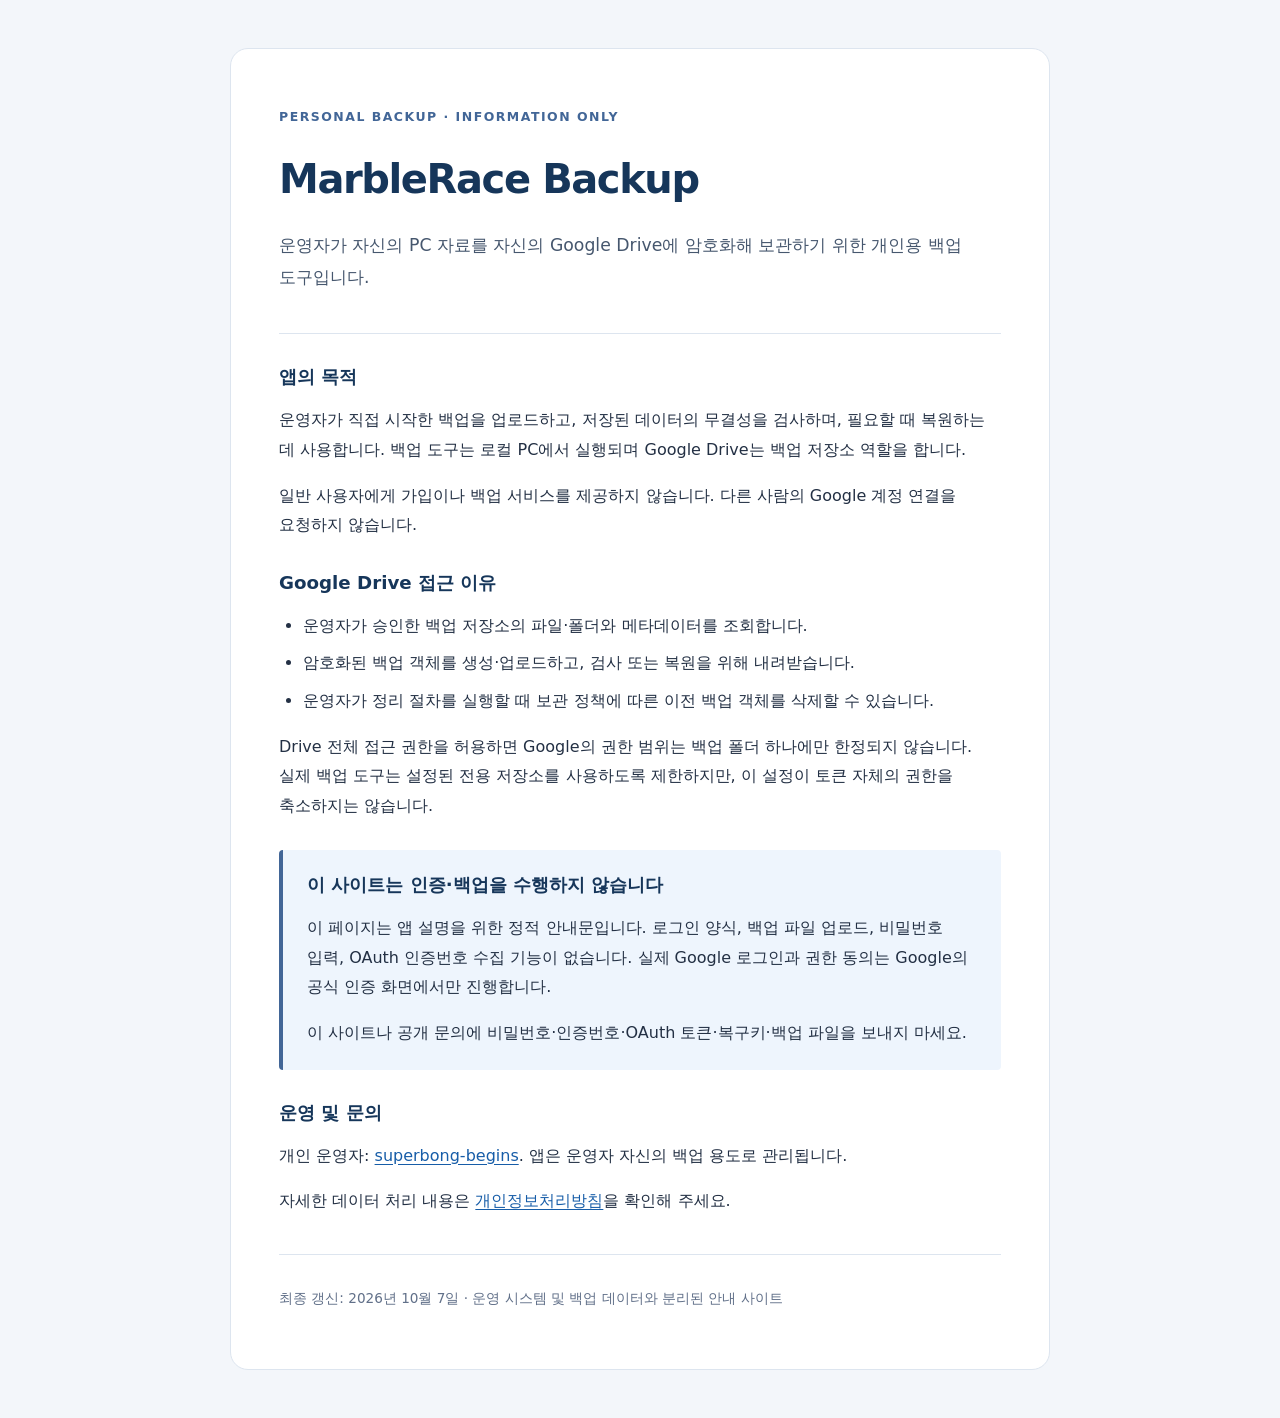
<file: index.html>
<!doctype html>
<html lang="ko">
<head>
  <meta charset="utf-8">
  <meta name="viewport" content="width=device-width, initial-scale=1">
  <meta name="referrer" content="no-referrer">
  <meta name="description" content="MarbleRace Backup 개인용 암호화 백업 도구의 용도와 Google Drive 접근 안내.">
  <title>MarbleRace Backup — 개인용 백업 안내</title>
  <link rel="stylesheet" href="style.css">
</head>
<body>
  <main>
    <header>
      <p class="eyebrow">PERSONAL BACKUP · INFORMATION ONLY</p>
      <h1>MarbleRace Backup</h1>
      <p class="lead">운영자가 자신의 PC 자료를 자신의 Google Drive에 암호화해 보관하기 위한 개인용 백업 도구입니다.</p>
    </header>
    <section aria-labelledby="purpose">
      <h2 id="purpose">앱의 목적</h2>
      <p>운영자가 직접 시작한 백업을 업로드하고, 저장된 데이터의 무결성을 검사하며, 필요할 때 복원하는 데 사용합니다. 백업 도구는 로컬 PC에서 실행되며 Google Drive는 백업 저장소 역할을 합니다.</p>
      <p>일반 사용자에게 가입이나 백업 서비스를 제공하지 않습니다. 다른 사람의 Google 계정 연결을 요청하지 않습니다.</p>
    </section>
    <section aria-labelledby="access">
      <h2 id="access">Google Drive 접근 이유</h2>
      <ul>
        <li>운영자가 승인한 백업 저장소의 파일·폴더와 메타데이터를 조회합니다.</li>
        <li>암호화된 백업 객체를 생성·업로드하고, 검사 또는 복원을 위해 내려받습니다.</li>
        <li>운영자가 정리 절차를 실행할 때 보관 정책에 따른 이전 백업 객체를 삭제할 수 있습니다.</li>
      </ul>
      <p>Drive 전체 접근 권한을 허용하면 Google의 권한 범위는 백업 폴더 하나에만 한정되지 않습니다. 실제 백업 도구는 설정된 전용 저장소를 사용하도록 제한하지만, 이 설정이 토큰 자체의 권한을 축소하지는 않습니다.</p>
    </section>
    <section class="notice" aria-labelledby="boundary">
      <h2 id="boundary">이 사이트는 인증·백업을 수행하지 않습니다</h2>
      <p>이 페이지는 앱 설명을 위한 정적 안내문입니다. 로그인 양식, 백업 파일 업로드, 비밀번호 입력, OAuth 인증번호 수집 기능이 없습니다. 실제 Google 로그인과 권한 동의는 Google의 공식 인증 화면에서만 진행합니다.</p>
      <p>이 사이트나 공개 문의에 비밀번호·인증번호·OAuth 토큰·복구키·백업 파일을 보내지 마세요.</p>
    </section>
    <section aria-labelledby="operator">
      <h2 id="operator">운영 및 문의</h2>
      <p>개인 운영자: <a href="https://github.com/superbong-begins" rel="noopener noreferrer">superbong-begins</a>. 앱은 운영자 자신의 백업 용도로 관리됩니다.</p>
      <p>자세한 데이터 처리 내용은 <a href="privacy.html">개인정보처리방침</a>을 확인해 주세요.</p>
    </section>
    <footer><p>최종 갱신: <time datetime="2026-10-07">2026년 10월 7일</time> · 운영 시스템 및 백업 데이터와 분리된 안내 사이트</p></footer>
  </main>
</body>
</html>
</file>
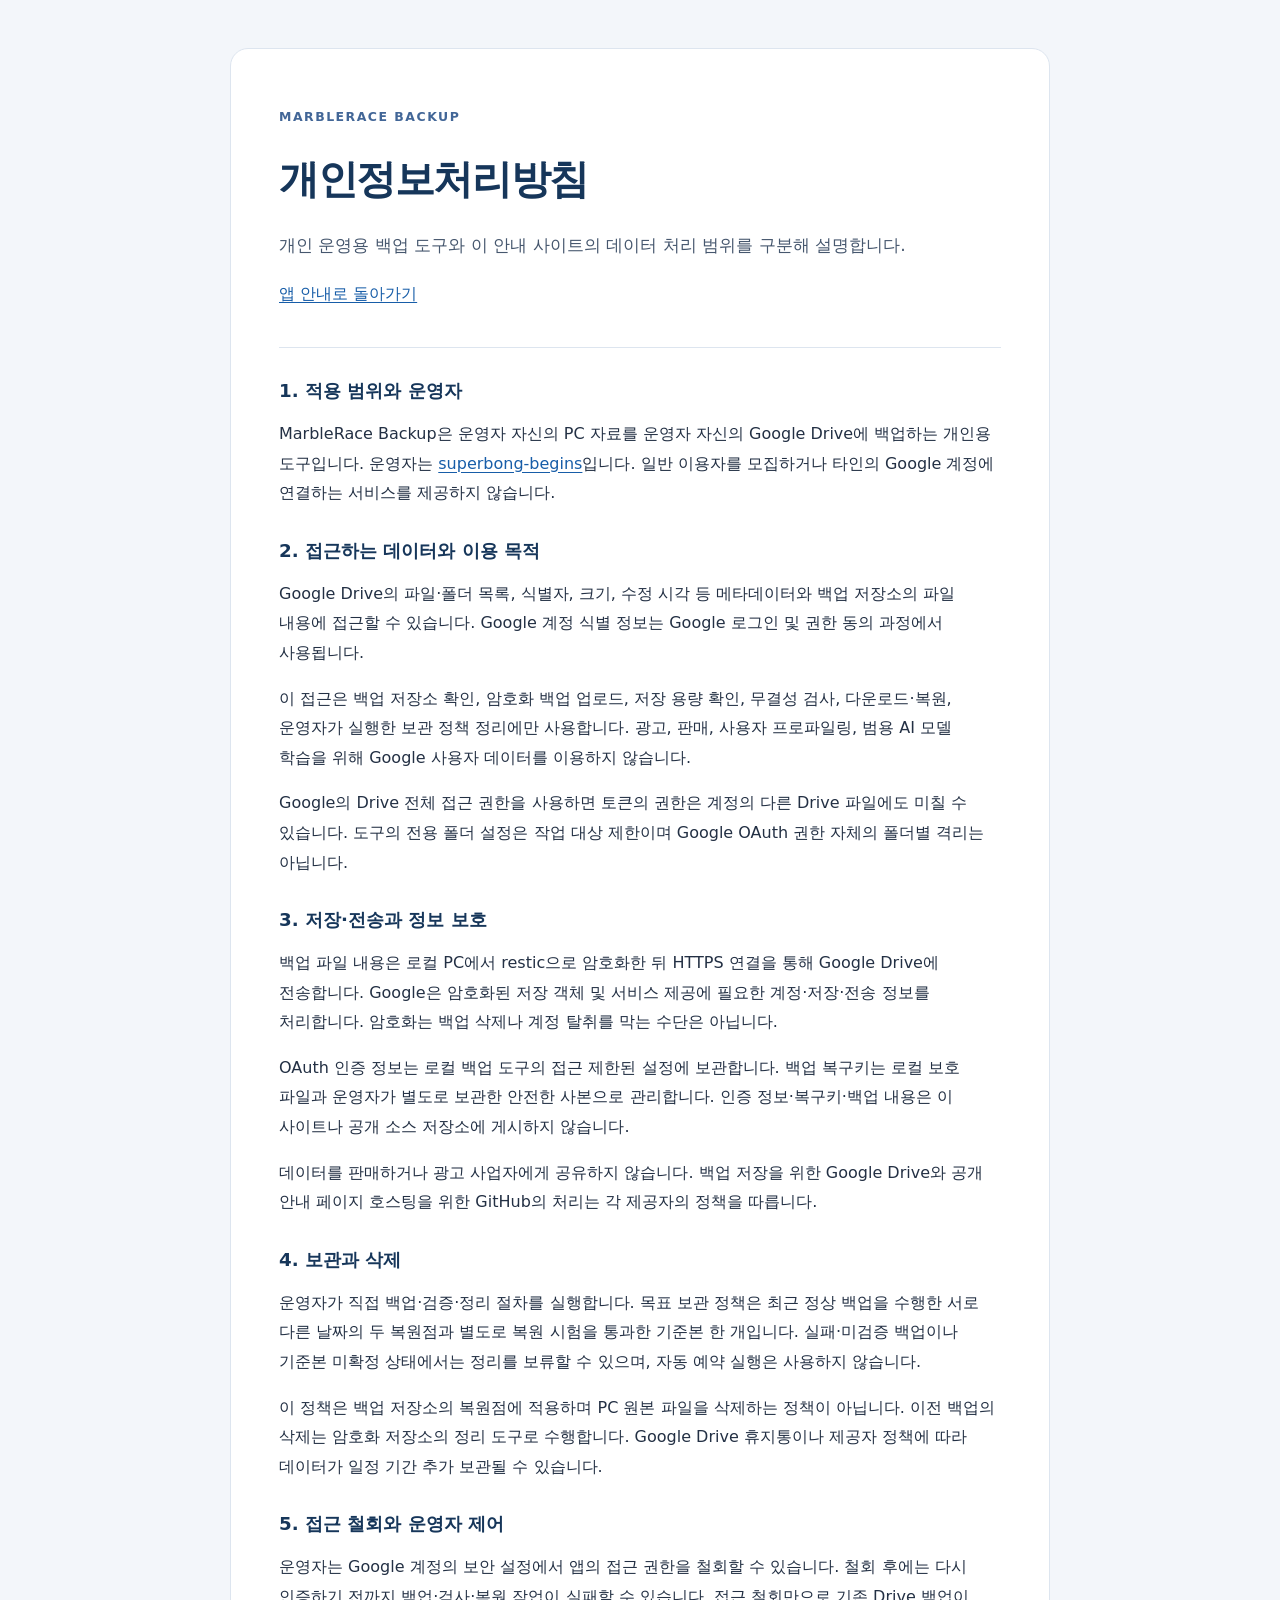
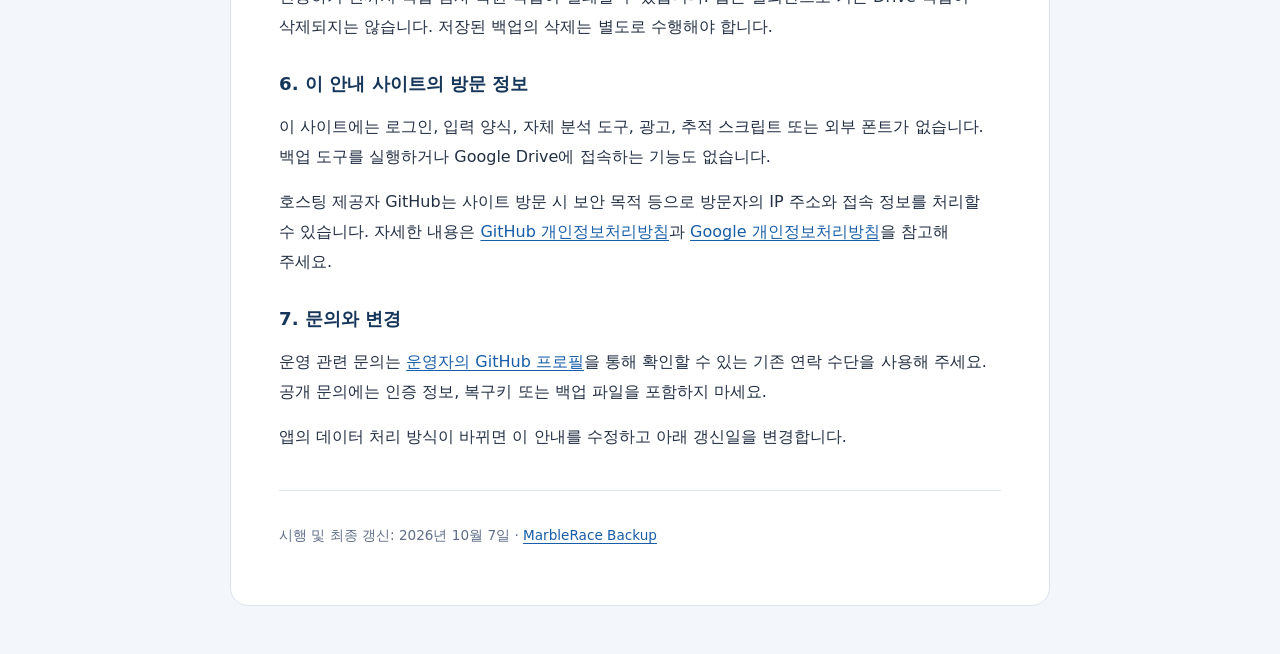
<file: privacy.html>
<!doctype html>
<html lang="ko">
<head>
  <meta charset="utf-8">
  <meta name="viewport" content="width=device-width, initial-scale=1">
  <meta name="referrer" content="no-referrer">
  <meta name="description" content="MarbleRace Backup의 개인용 Google Drive 백업 데이터 처리 및 인증 정보 보호 안내.">
  <title>개인정보처리방침 — MarbleRace Backup</title>
  <link rel="stylesheet" href="style.css">
</head>
<body>
  <main>
    <header>
      <p class="eyebrow">MARBLERACE BACKUP</p>
      <h1>개인정보처리방침</h1>
      <p class="lead">개인 운영용 백업 도구와 이 안내 사이트의 데이터 처리 범위를 구분해 설명합니다.</p>
      <p><a href="index.html">앱 안내로 돌아가기</a></p>
    </header>
    <section aria-labelledby="scope">
      <h2 id="scope">1. 적용 범위와 운영자</h2>
      <p>MarbleRace Backup은 운영자 자신의 PC 자료를 운영자 자신의 Google Drive에 백업하는 개인용 도구입니다. 운영자는 <a href="https://github.com/superbong-begins" rel="noopener noreferrer">superbong-begins</a>입니다. 일반 이용자를 모집하거나 타인의 Google 계정에 연결하는 서비스를 제공하지 않습니다.</p>
    </section>
    <section aria-labelledby="data">
      <h2 id="data">2. 접근하는 데이터와 이용 목적</h2>
      <p>Google Drive의 파일·폴더 목록, 식별자, 크기, 수정 시각 등 메타데이터와 백업 저장소의 파일 내용에 접근할 수 있습니다. Google 계정 식별 정보는 Google 로그인 및 권한 동의 과정에서 사용됩니다.</p>
      <p>이 접근은 백업 저장소 확인, 암호화 백업 업로드, 저장 용량 확인, 무결성 검사, 다운로드·복원, 운영자가 실행한 보관 정책 정리에만 사용합니다. 광고, 판매, 사용자 프로파일링, 범용 AI 모델 학습을 위해 Google 사용자 데이터를 이용하지 않습니다.</p>
      <p>Google의 Drive 전체 접근 권한을 사용하면 토큰의 권한은 계정의 다른 Drive 파일에도 미칠 수 있습니다. 도구의 전용 폴더 설정은 작업 대상 제한이며 Google OAuth 권한 자체의 폴더별 격리는 아닙니다.</p>
    </section>
    <section aria-labelledby="storage">
      <h2 id="storage">3. 저장·전송과 정보 보호</h2>
      <p>백업 파일 내용은 로컬 PC에서 restic으로 암호화한 뒤 HTTPS 연결을 통해 Google Drive에 전송합니다. Google은 암호화된 저장 객체 및 서비스 제공에 필요한 계정·저장·전송 정보를 처리합니다. 암호화는 백업 삭제나 계정 탈취를 막는 수단은 아닙니다.</p>
      <p>OAuth 인증 정보는 로컬 백업 도구의 접근 제한된 설정에 보관합니다. 백업 복구키는 로컬 보호 파일과 운영자가 별도로 보관한 안전한 사본으로 관리합니다. 인증 정보·복구키·백업 내용은 이 사이트나 공개 소스 저장소에 게시하지 않습니다.</p>
      <p>데이터를 판매하거나 광고 사업자에게 공유하지 않습니다. 백업 저장을 위한 Google Drive와 공개 안내 페이지 호스팅을 위한 GitHub의 처리는 각 제공자의 정책을 따릅니다.</p>
    </section>
    <section aria-labelledby="retention">
      <h2 id="retention">4. 보관과 삭제</h2>
      <p>운영자가 직접 백업·검증·정리 절차를 실행합니다. 목표 보관 정책은 최근 정상 백업을 수행한 서로 다른 날짜의 두 복원점과 별도로 복원 시험을 통과한 기준본 한 개입니다. 실패·미검증 백업이나 기준본 미확정 상태에서는 정리를 보류할 수 있으며, 자동 예약 실행은 사용하지 않습니다.</p>
      <p>이 정책은 백업 저장소의 복원점에 적용하며 PC 원본 파일을 삭제하는 정책이 아닙니다. 이전 백업의 삭제는 암호화 저장소의 정리 도구로 수행합니다. Google Drive 휴지통이나 제공자 정책에 따라 데이터가 일정 기간 추가 보관될 수 있습니다.</p>
    </section>
    <section aria-labelledby="revoke">
      <h2 id="revoke">5. 접근 철회와 운영자 제어</h2>
      <p>운영자는 Google 계정의 보안 설정에서 앱의 접근 권한을 철회할 수 있습니다. 철회 후에는 다시 인증하기 전까지 백업·검사·복원 작업이 실패할 수 있습니다. 접근 철회만으로 기존 Drive 백업이 삭제되지는 않습니다. 저장된 백업의 삭제는 별도로 수행해야 합니다.</p>
    </section>
    <section aria-labelledby="website">
      <h2 id="website">6. 이 안내 사이트의 방문 정보</h2>
      <p>이 사이트에는 로그인, 입력 양식, 자체 분석 도구, 광고, 추적 스크립트 또는 외부 폰트가 없습니다. 백업 도구를 실행하거나 Google Drive에 접속하는 기능도 없습니다.</p>
      <p>호스팅 제공자 GitHub는 사이트 방문 시 보안 목적 등으로 방문자의 IP 주소와 접속 정보를 처리할 수 있습니다. 자세한 내용은 <a href="https://docs.github.com/en/site-policy/privacy-policies/github-general-privacy-statement" rel="noopener noreferrer">GitHub 개인정보처리방침</a>과 <a href="https://policies.google.com/privacy" rel="noopener noreferrer">Google 개인정보처리방침</a>을 참고해 주세요.</p>
    </section>
    <section aria-labelledby="contact">
      <h2 id="contact">7. 문의와 변경</h2>
      <p>운영 관련 문의는 <a href="https://github.com/superbong-begins" rel="noopener noreferrer">운영자의 GitHub 프로필</a>을 통해 확인할 수 있는 기존 연락 수단을 사용해 주세요. 공개 문의에는 인증 정보, 복구키 또는 백업 파일을 포함하지 마세요.</p>
      <p>앱의 데이터 처리 방식이 바뀌면 이 안내를 수정하고 아래 갱신일을 변경합니다.</p>
    </section>
    <footer><p>시행 및 최종 갱신: <time datetime="2026-10-07">2026년 10월 7일</time> · <a href="index.html">MarbleRace Backup</a></p></footer>
  </main>
</body>
</html>
</file>
<file: style.css>
:root { color-scheme: light; font-family: system-ui, -apple-system, "Segoe UI", sans-serif; color: #233044; background: #f3f6fa; }
* { box-sizing: border-box; }
body { margin: 0; padding: 48px 20px; }
main { max-width: 820px; margin: auto; padding: 44px 48px; background: white; border: 1px solid #dde5ef; border-radius: 18px; }
header { padding-bottom: 22px; border-bottom: 1px solid #dde5ef; }
.eyebrow { color: #426697; font-size: .78rem; font-weight: 700; letter-spacing: .12em; }
h1 { color: #16365a; font-size: clamp(1.8rem, 5vw, 2.5rem); letter-spacing: -.035em; line-height: 1.2; }
h2 { color: #16365a; font-size: 1.14rem; margin-top: 0; }
p, li { font-size: 1rem; line-height: 1.85; word-break: keep-all; overflow-wrap: anywhere; }
.lead { color: #46576e; font-size: 1.08rem; }
section { margin-top: 30px; }
ul { padding-left: 24px; }
li { margin-bottom: 8px; }
a { color: #175da8; text-underline-offset: 3px; }
a:focus-visible { outline: 3px solid #175da8; outline-offset: 4px; }
.notice { padding: 22px 24px; background: #eef5fd; border-left: 4px solid #426697; border-radius: 4px; }
.notice p:last-child { margin-bottom: 0; }
footer { margin-top: 38px; padding-top: 18px; border-top: 1px solid #dde5ef; color: #617089; }
footer p { font-size: .85rem; }
@media (max-width: 600px) { body { padding: 14px 10px; } main { padding: 26px 22px; border-radius: 12px; } .notice { padding: 16px 18px; } }
</file>
